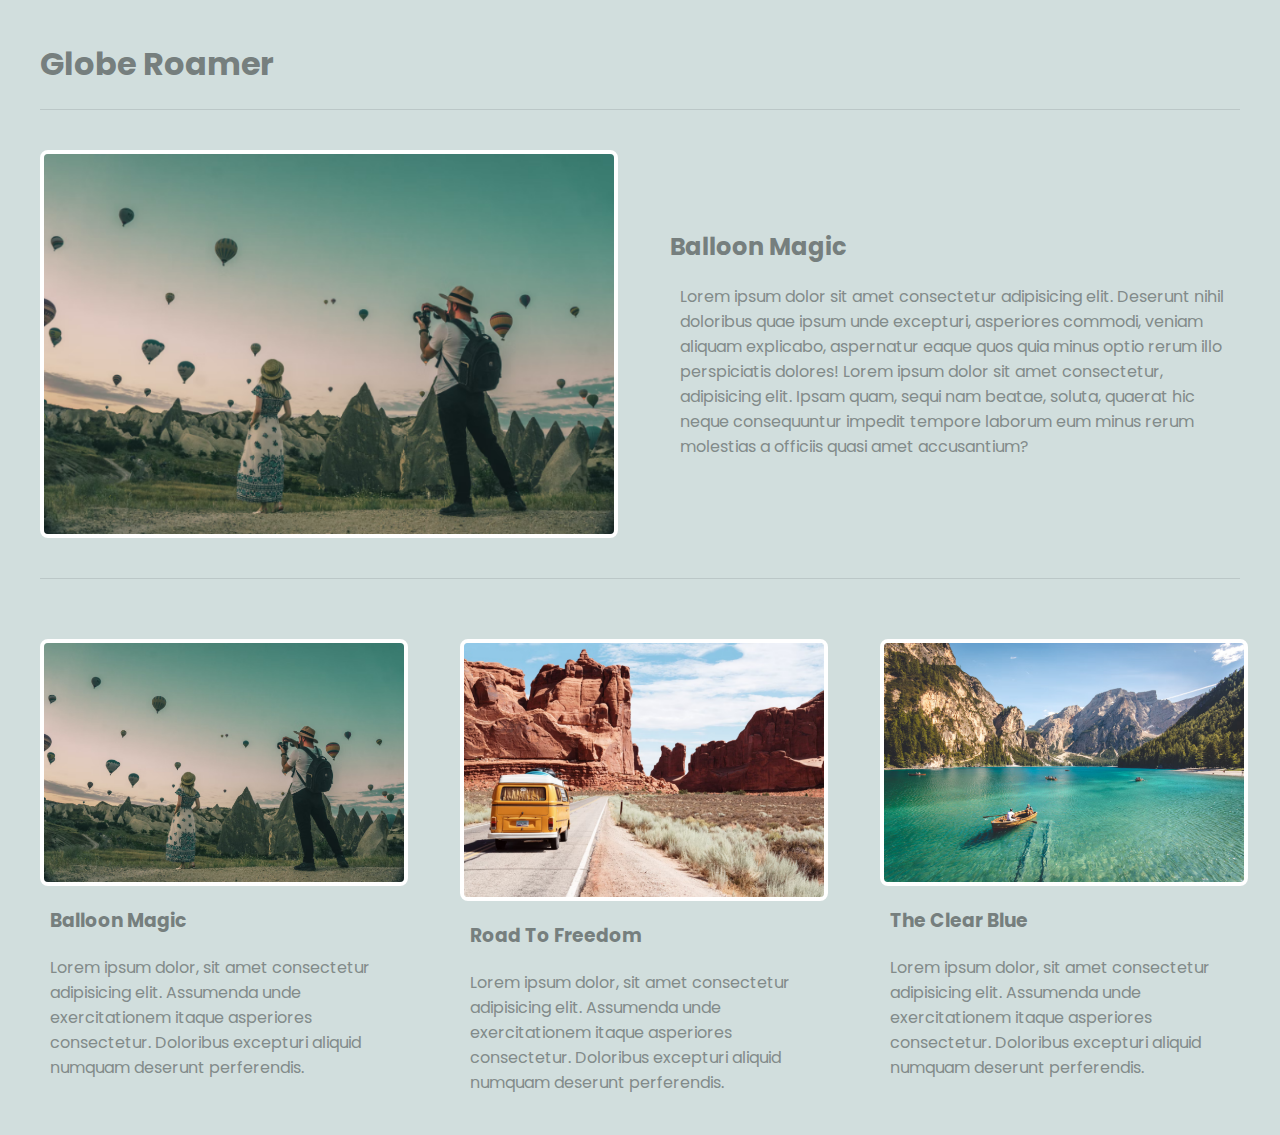
<file: Build Layouts with CSS Grid #2 - Multi-Column Layout/index.html>
<html lang="en">
  <head>
    <meta charset="UTF-8">
    <meta http-equiv="X-UA-Compatible" content="IE=edge">
    <meta name="viewport" content="width=device-width, initial-scale=1.0">
    <title>Multi Column Blog Layout</title>
    <link rel="stylesheet" href="styles.css">
  </head>
  <body>

    <header>
      <h1>
        Globe Roamer
      </h1>    
    </header>

    <main class="grid-container">

      <article class="featured">
        <img src="img/1.png" alt="featured-img">
        <div>
          <h2>Balloon Magic</h2>
          <p>
            Lorem ipsum dolor sit amet consectetur adipisicing elit. Deserunt nihil doloribus quae ipsum unde excepturi, asperiores commodi, veniam aliquam explicabo, aspernatur eaque quos quia minus optio rerum illo perspiciatis dolores! Lorem ipsum dolor sit amet consectetur, adipisicing elit. Ipsam quam, sequi nam beatae, soluta, quaerat hic neque consequuntur impedit tempore laborum eum minus rerum molestias a officiis quasi amet accusantium?
          </p>
        </div>
      </article>


      <article>
        <img src="img/1.png" alt="article-img">
        <div>
          <h3>Balloon Magic</h3>
          <p>
            Lorem ipsum dolor, sit amet consectetur adipisicing elit. Assumenda unde exercitationem itaque asperiores consectetur. Doloribus excepturi aliquid numquam deserunt perferendis.
          </p>
        </div>
      </article>
      <article>
        <img src="img/2.png" alt="article-img">
        <div>
          <h3>Road To Freedom</h3>
          <p>
            Lorem ipsum dolor, sit amet consectetur adipisicing elit. Assumenda unde exercitationem itaque asperiores consectetur. Doloribus excepturi aliquid numquam deserunt perferendis.
          </p>
        </div>
      </article>

      
      <article>
        <img src="img/3.png" alt="article-img">
        <div>
          <h3>The Clear Blue</h3>
          <p>
            Lorem ipsum dolor, sit amet consectetur adipisicing elit. Assumenda unde exercitationem itaque asperiores consectetur. Doloribus excepturi aliquid numquam deserunt perferendis.
          </p>
        </div>
      </article>
      
      
    </main>   
  </body>
</html>
</file>
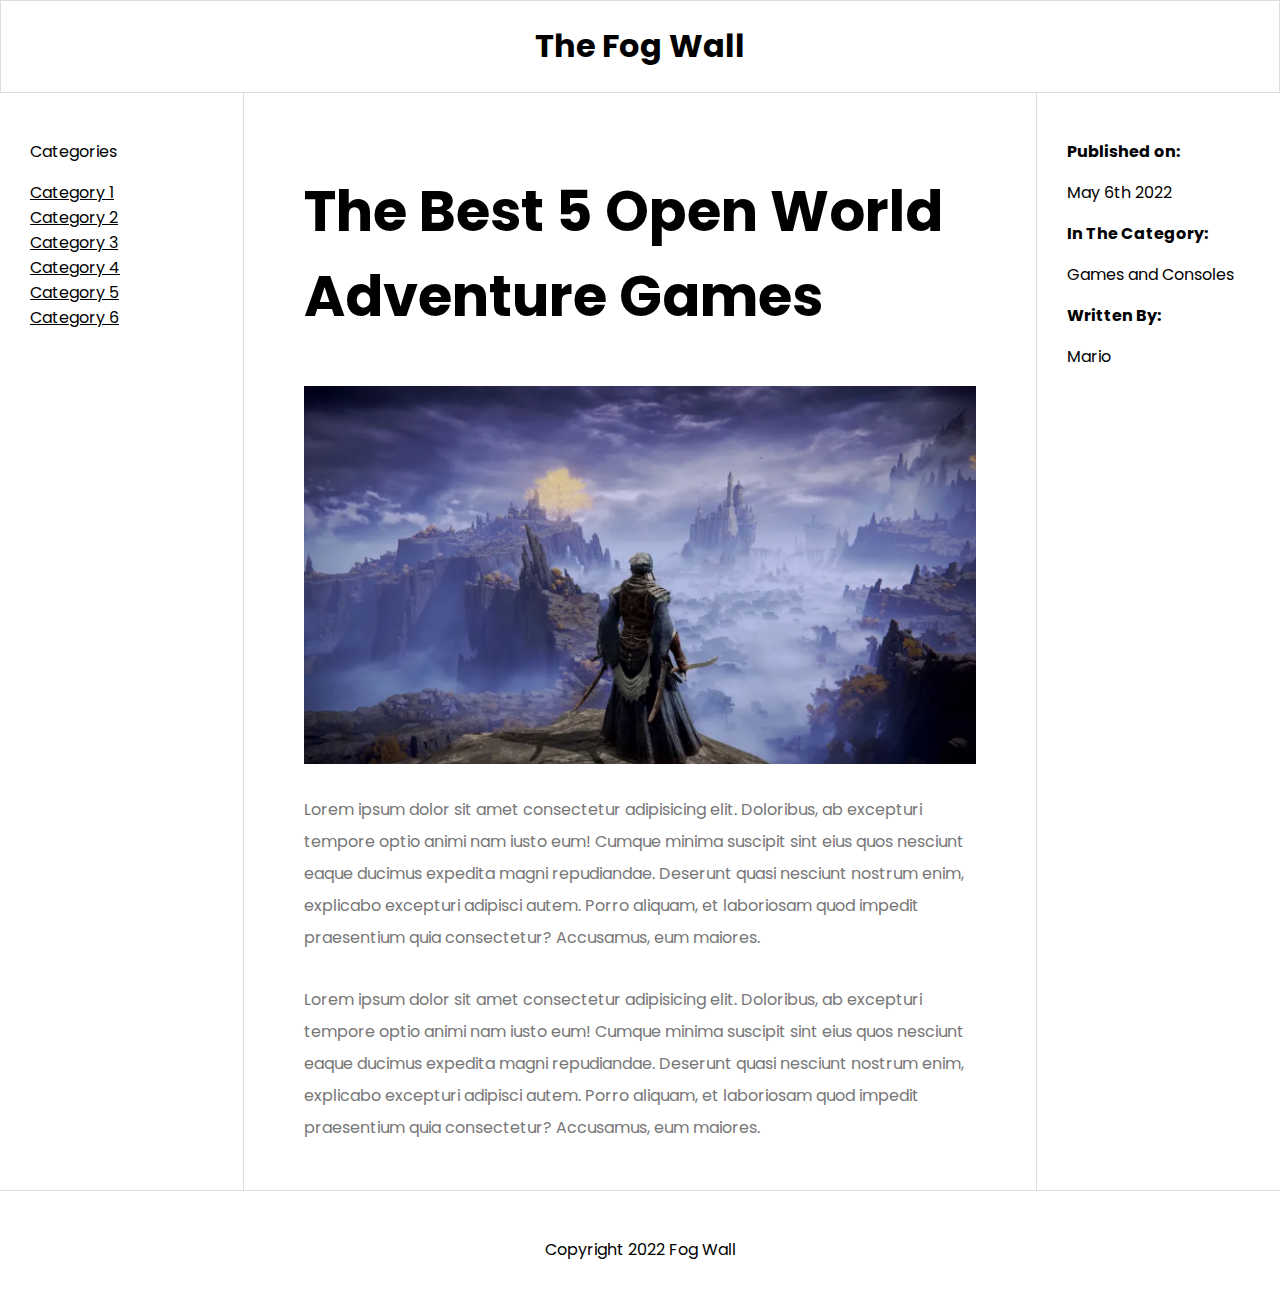
<file: Build Layouts with CSS Grid #3 - Holy Grail Layout/index.html>
<html lang="en">
    <head>
    <meta charset="UTF-8">
    <meta http-equiv="X-UA-Compatible" content="IE=edge">
    <meta name="viewport" content="width=device-width, initial-scale=1.0">
    <title>Holy Grail Layout</title>
    <link rel="stylesheet" href="styles.css">
    </head>
    <body>

        <div class="grid-container">

            <header>
            <h1>The Fog Wall</h1>
            </header>

            <!-- Navigation -->

            <nav>
                <p>Categories</p>
                <li>Category 1</li>
                <li>Category 2</li>
                <li>Category 3</li>
                <li>Category 4</li>
                <li>Category 5</li>
                <li>Category 6</li>
            </nav>

            <!-- Article Content -->

            <article>
                <h2>The Best 5 Open World Adventure Games</h2>
                <img src="img/banner.png" alt="article-banner">
                <p>
                    Lorem ipsum dolor sit amet consectetur adipisicing elit. Doloribus, ab excepturi tempore optio animi nam iusto eum! Cumque minima suscipit sint eius quos nesciunt eaque ducimus expedita magni repudiandae. Deserunt quasi nesciunt nostrum enim, explicabo excepturi adipisci autem. Porro aliquam, et laboriosam quod impedit praesentium quia consectetur? Accusamus, eum maiores.
                </p>
                <p>
                    Lorem ipsum dolor sit amet consectetur adipisicing elit. Doloribus, ab excepturi tempore optio animi nam iusto eum! Cumque minima suscipit sint eius quos nesciunt eaque ducimus expedita magni repudiandae. Deserunt quasi nesciunt nostrum enim, explicabo excepturi adipisci autem. Porro aliquam, et laboriosam quod impedit praesentium quia consectetur? Accusamus, eum maiores.
                </p>      
            </article>

            <!-- Aside -->

            <aside>
                <ul>
                    <li>
                        <p>
                            <strong>Published on:</strong>
                            <p>May 6th 2022</p>
                        </p>
                    </li>
                    <li>
                        <p>
                            <strong>In The Category:</strong>
                            <p>Games and Consoles</p>
                        </p>
                    </li>
                    <li>
                        <p>
                            <strong>Written By:</strong>
                            <p>Mario</p>
                        </p>
                    </li>
                </ul>
            </aside>

            <!-- Footer -->
            
            <footer>
                <p>
                    Copyright 2022 Fog Wall
                </p>
            </footer>

        </div>


    </body>
</html>
</file>
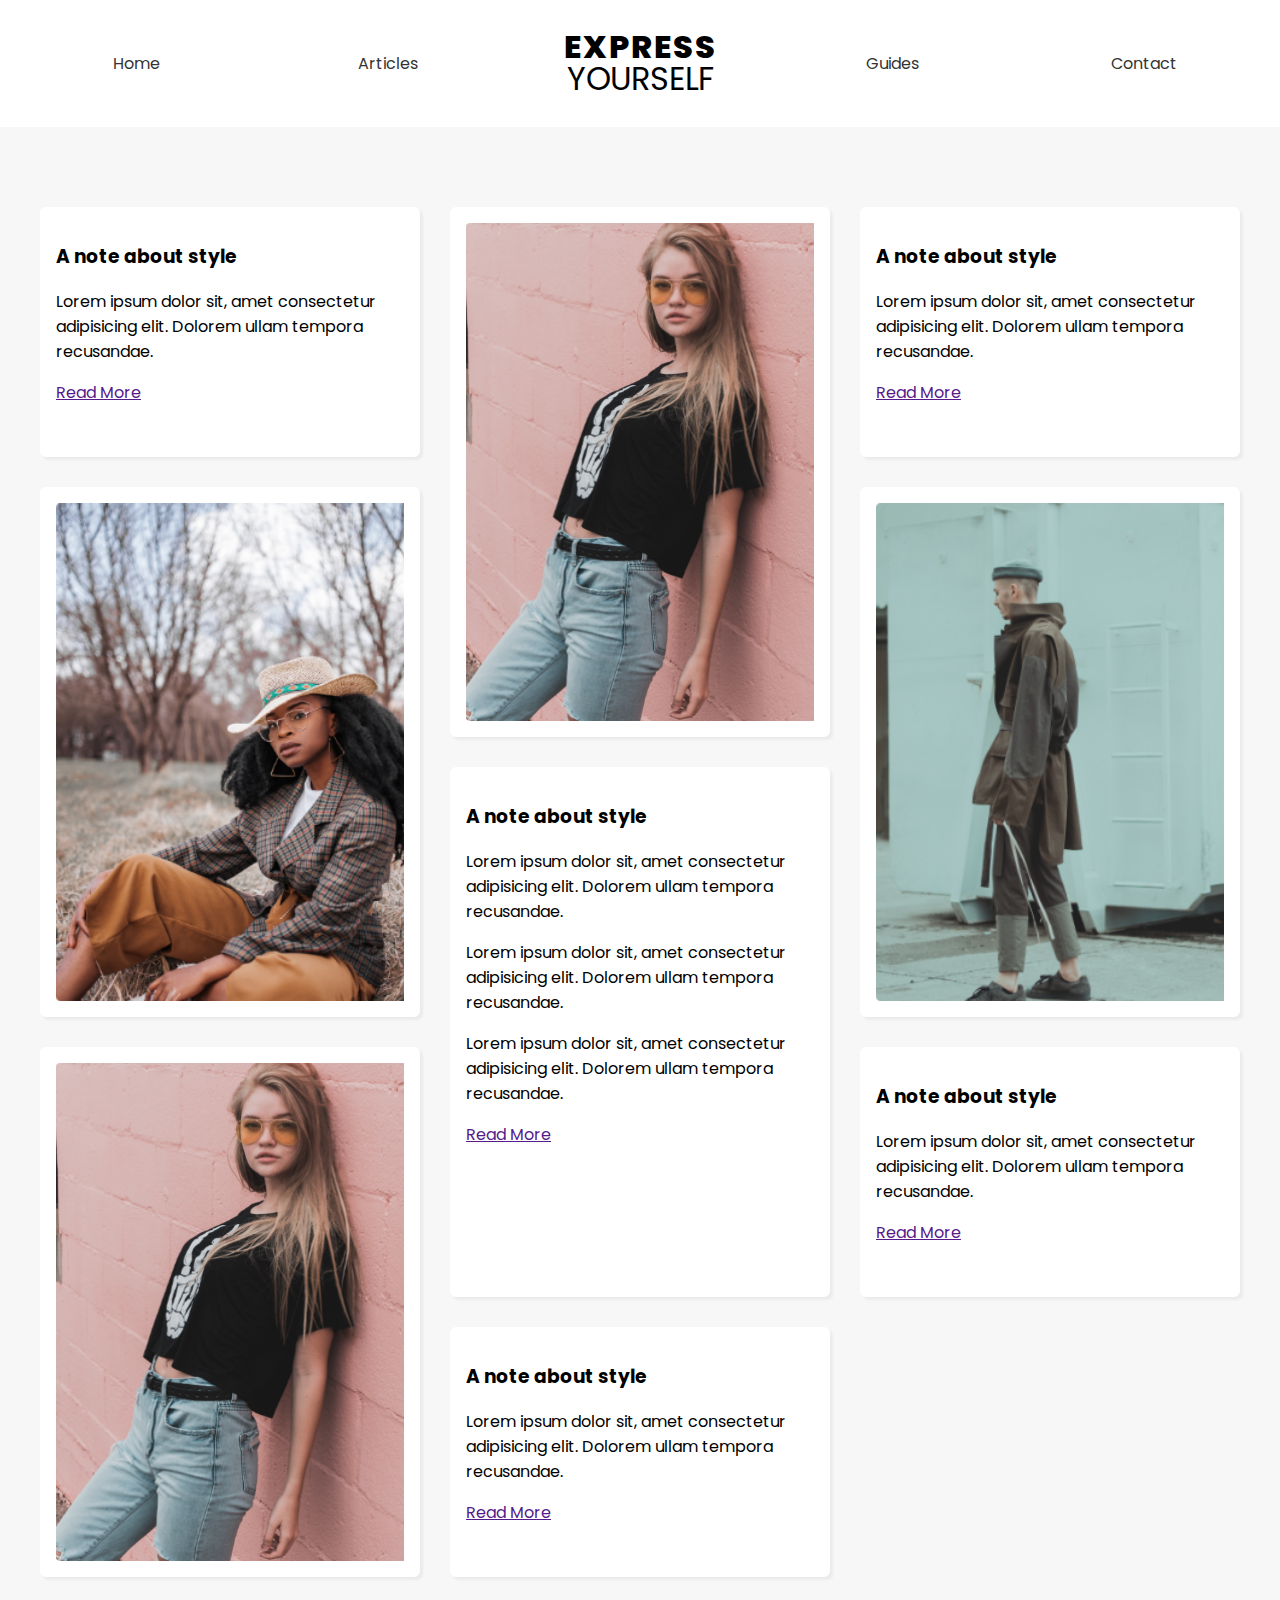
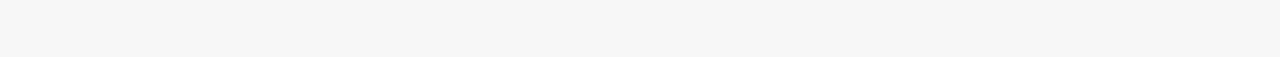
<file: Build Layouts with CSS Grid #4 - Masonry Style Layout/index.html>
<html lang="en">
  <head>
    <meta charset="UTF-8">
    <meta http-equiv="X-UA-Compatible" content="IE=edge">
    <meta name="viewport" content="width=device-width, initial-scale=1.0">
    <title>Masonry Style Layout</title>
    <link rel="stylesheet" href="styles.css">
  </head>
  <body>

      <header>
        <nav>
          <a href="">Home</a>
          <a href="">Articles</a>
          <h1>
            <div>Express</div>
            <div>Yourself</div>
          </h1>
          <a href="">Guides</a>
          <a href="">Contact</a>

        </nav>
      </header>

      <main>

        <div class="short">
          <h3>A note about style</h3>
          <p>Lorem ipsum dolor sit, amet consectetur adipisicing elit. Dolorem ullam tempora recusandae.</p>
          <a href="">Read More</a>
        </div>

        <div class="tall">
          <img src="img/1.png" alt="model">
        </div>

        <div class="short">
          <h3>A note about style</h3>
          <p>Lorem ipsum dolor sit, amet consectetur adipisicing elit. Dolorem ullam tempora recusandae.</p>
          <a href="">Read More</a>
        </div>

        <div class="tall">
          <img src="img/2.png" alt="model">
        </div>

        <div class="tall">
          <img src="img/3.png" alt="model">
        </div>

        <div class="tall">
          <h3>A note about style</h3>
          <p>Lorem ipsum dolor sit, amet consectetur adipisicing elit. Dolorem ullam tempora recusandae.</p>
          <p>Lorem ipsum dolor sit, amet consectetur adipisicing elit. Dolorem ullam tempora recusandae.</p>
          <p>Lorem ipsum dolor sit, amet consectetur adipisicing elit. Dolorem ullam tempora recusandae.</p>
          <a href="">Read More</a>
        </div>

        <div class="tall">
          <img src="img/1.png" alt="model">
        </div>

        <div class="short">
          <h3>A note about style</h3>
          <p>Lorem ipsum dolor sit, amet consectetur adipisicing elit. Dolorem ullam tempora recusandae.</p>
          <a href="">Read More</a>
        </div>

        <div class="short">
          <h3>A note about style</h3>
          <p>Lorem ipsum dolor sit, amet consectetur adipisicing elit. Dolorem ullam tempora recusandae.</p>
          <a href="">Read More</a>
        </div>
        

      </main>

    
  </body>
</html>
</file>
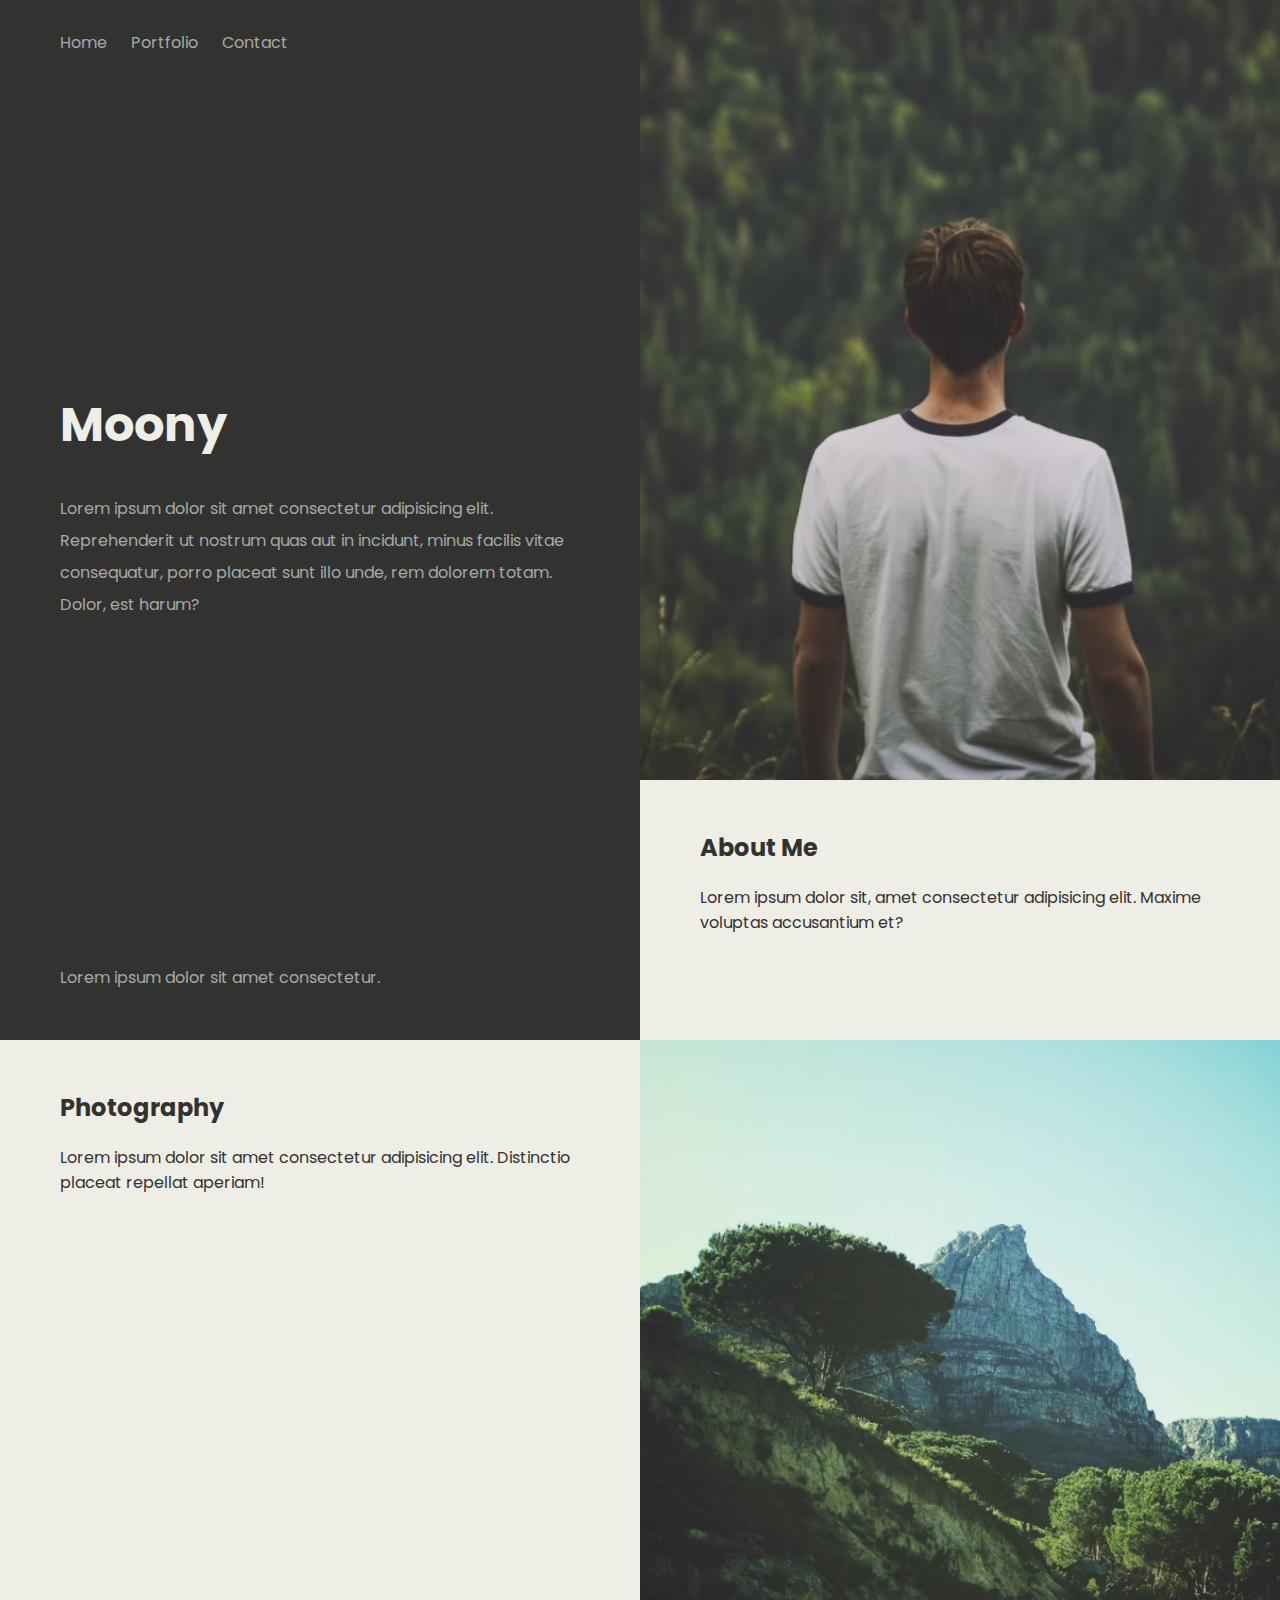
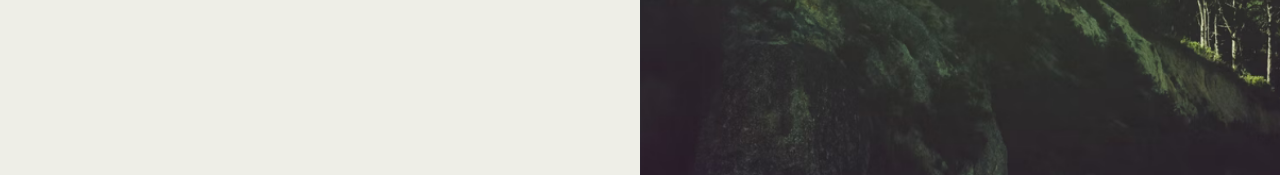
<file: Build Layouts with CSS Grid #6 - Full-width Personal Site Layout/index.html>
<!DOCTYPE html>
<html lang="en">
  <head>
    <meta charset="UTF-8">
    <meta http-equiv="X-UA-Compatible" content="IE=edge">
    <meta name="viewport" content="width=device-width, initial-scale=1.0">
    <title>Portfolio Full-Screen Layout</title>
    <link rel="stylesheet" href="styles.css">
  </head>
  <body>
    <main>

      <div class="panel welcome">
        <nav>
          <a href="">Home</a>
          <a href="">Portfolio</a>
          <a href="">Contact</a>
        </nav>
        <div>
          <h1>Moony</h1>
          <p>Lorem ipsum dolor sit amet consectetur adipisicing elit. Reprehenderit ut nostrum quas aut in incidunt, minus facilis vitae consequatur, porro placeat sunt illo unde, rem dolorem totam. Dolor, est harum?</p>
        </div>

        <footer>
          <p>Lorem ipsum dolor sit amet consectetur.</p>
        </footer>

      </div>

      <div class="panel about">
        <img src="img/1.png" alt="main-pic">
        <div class="text">
          <h2>About Me</h2>
          <p>Lorem ipsum dolor sit, amet consectetur adipisicing elit. Maxime voluptas accusantium et?</p>
        </div>
      </div>

      <div class="panel photos">
        <div class="text">
          <h2>Photography</h2>
          <p>Lorem ipsum dolor sit amet consectetur adipisicing elit. Distinctio placeat repellat aperiam!</p>
        </div>
          <img src="img/2.png" alt="landscape-image">
        
      </div>

    </main>
    
  </body>
</html>
</file>
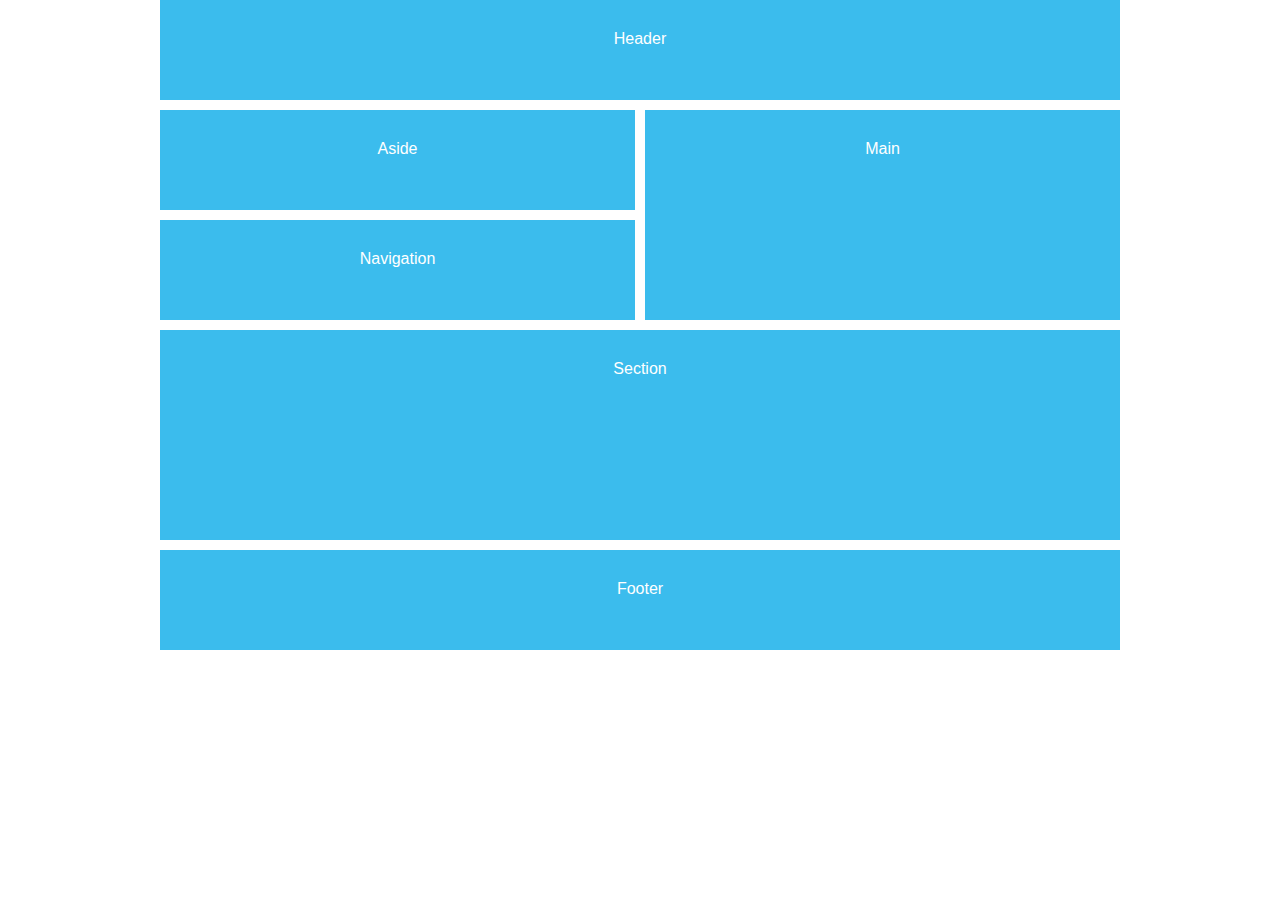
<file: CSS Grid Tutorial #10 - Responsive Grid Example/index.html>
<!DOCTYPE html>
<html lang="en">
    <head>
        <meta charset="UTF-8">
        <meta http-equiv="X-UA-Compatible" content="IE=edge">
        <meta name="viewport" content="width=device-width, initial-scale=1.0">
        <link rel="stylesheet" href="style.css">
        <title>CSS Grid Tutorial #10 - Responsive Grid Example</title>
    </head>
    <body>
      

        <div class="content">
          <header>Header</header>
          <main>Main</main>
          <section>Section</section>
          <aside>Aside</aside>
          <nav>Navigation</nav>
          <footer>Footer</footer>
        </div>

    </body>
</html>
</file>
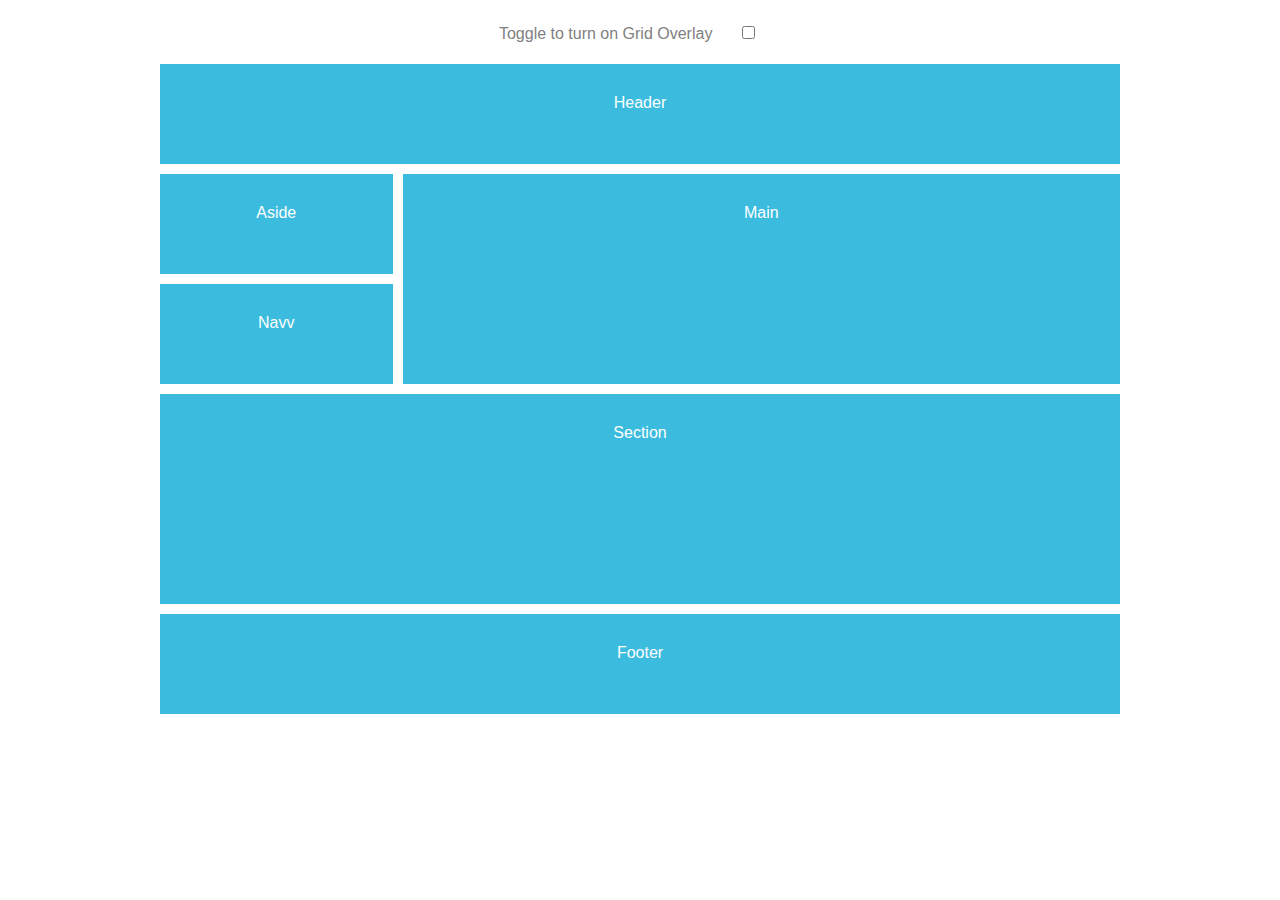
<file: CSS Grid Tutorial #7 - Create a 12-Column Grid/index.html>
<!DOCTYPE html>
<html lang="en">
    <head>
        <meta charset="UTF-8">
        <meta http-equiv="X-UA-Compatible" content="IE=edge">
        <meta name="viewport" content="width=device-width, initial-scale=1.0">
        <link rel="stylesheet" href="style.css">
        <title>CSS Grid Tutorial #7 - Create a 12-Column Grid</title>
    </head>
    <body>
      <label for="checbox">Toggle to turn on Grid Overlay</label>
      <input type="checkbox" id="checkbox" name="grid-checkbox">

        <div class="content">
          <div id="grid">
            <p></p>
            <p></p>
            <p></p>
            <p></p>
            <p></p>
            <p></p>
            <p></p>
            <p></p>
            <p></p>
            <p></p>
            <p></p>
            <p></p>
          </div>
           <header> Header</header>
           <main>Main</main>
           <section>Section</section>
           <aside>Aside</aside>
           <nav>Navv</nav>
           <footer>Footer</footer>
        </div>

    </body>
</html>
</file>
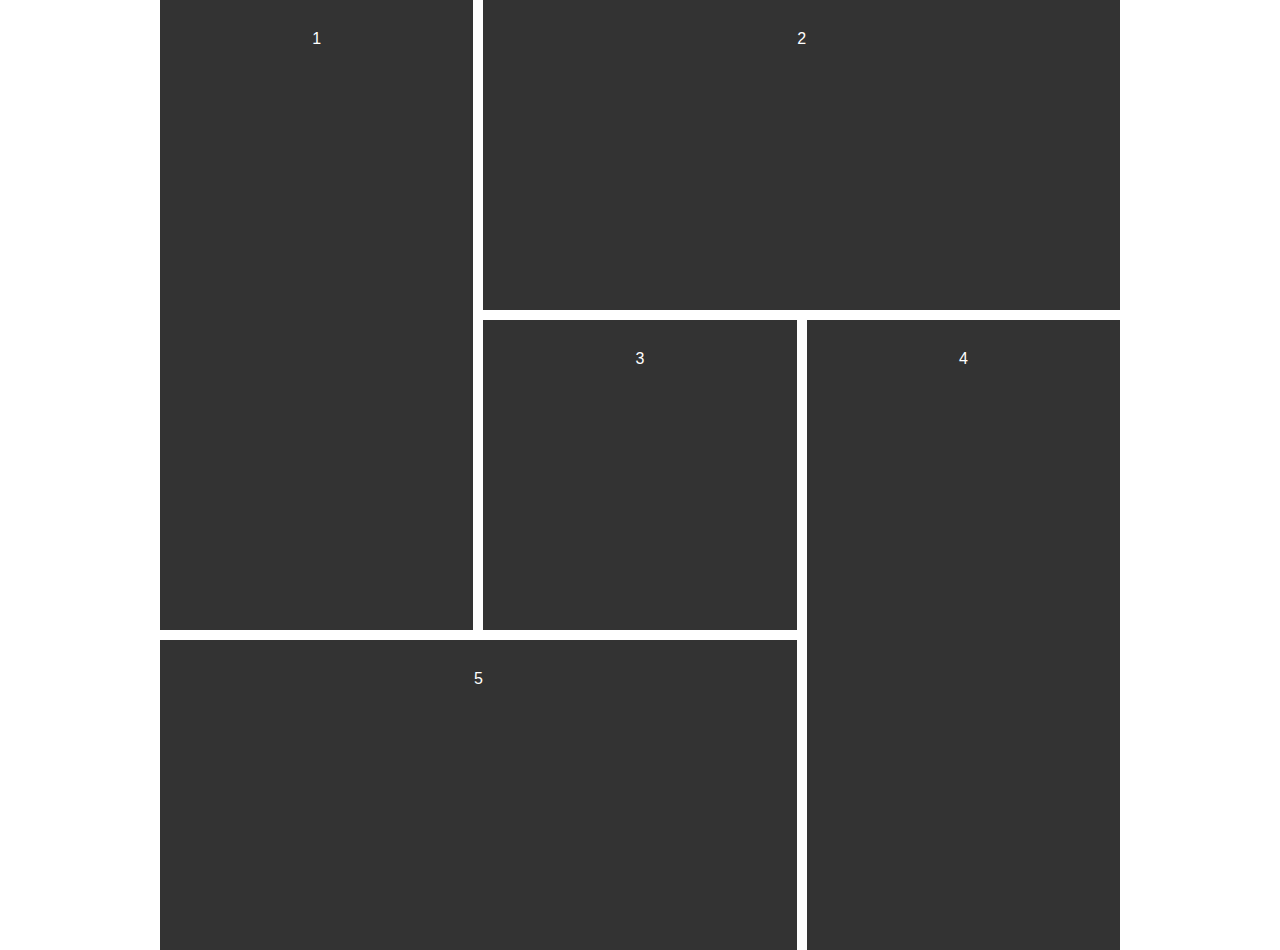
<file: CSS Grid Tutorial #8 - Mosaic Layout/index.html>
<!DOCTYPE html>
<html lang="en">
    <head>
        <meta charset="UTF-8">
        <meta http-equiv="X-UA-Compatible" content="IE=edge">
        <meta name="viewport" content="width=device-width, initial-scale=1.0">
        <link rel="stylesheet" href="style.css">
        <title>CSS Grid Tutorial #8 - Mosaic Layout</title>
    </head>
    <body>
      

        <div class="content">

          <div class="one">1</div>
          <div class="two">2</div>
          <div class="three">3</div>
          <div class="four">4</div>
          <div class="five">5</div> 

        </div>

    </body>
</html>
</file>
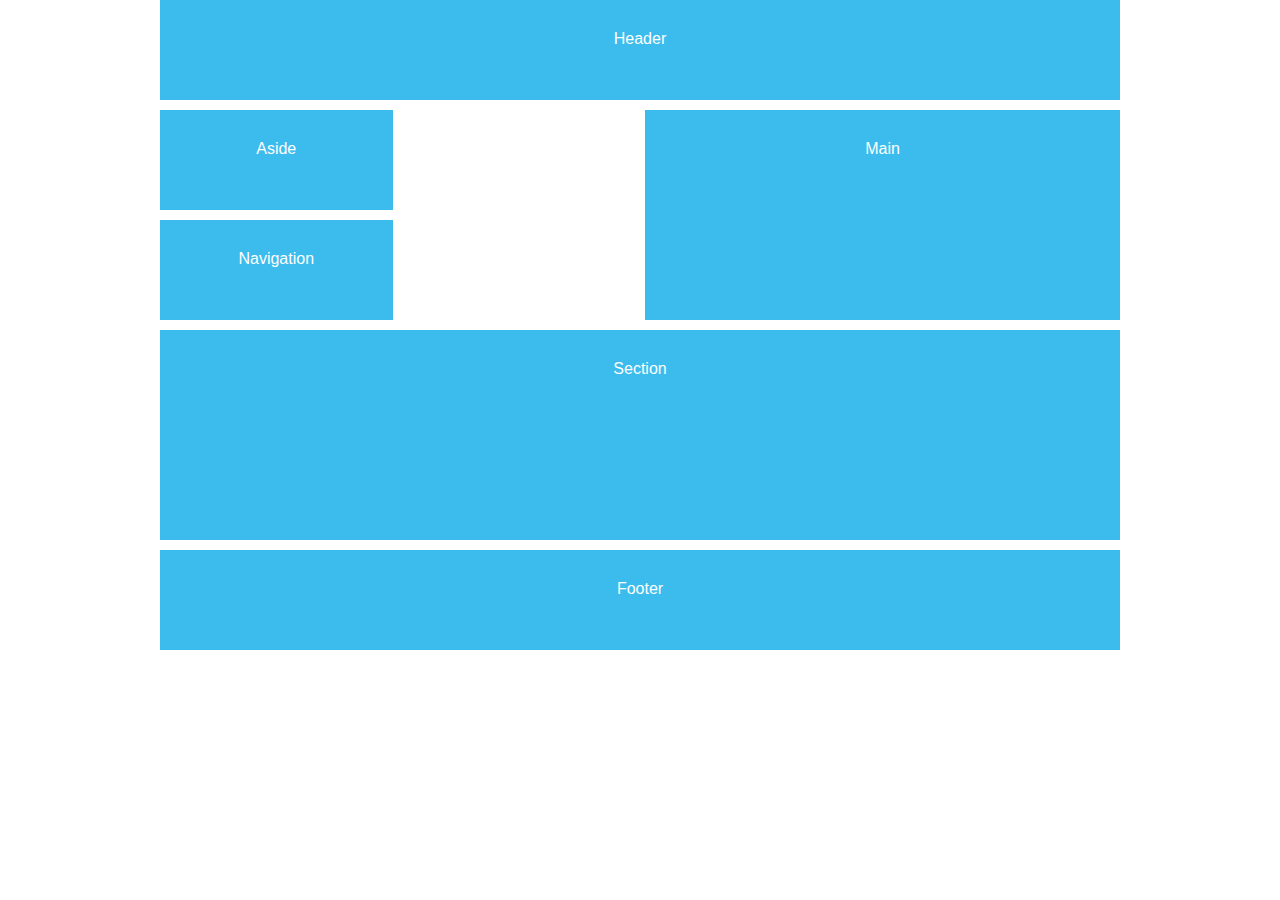
<file: CSS Grid Tutorial #9 - Grid Areas/index.html>
<!DOCTYPE html>
<html lang="en">
    <head>
        <meta charset="UTF-8">
        <meta http-equiv="X-UA-Compatible" content="IE=edge">
        <meta name="viewport" content="width=device-width, initial-scale=1.0">
        <link rel="stylesheet" href="style.css">
        <title>CSS Grid Tutorial #9 - Grid Areas</title>
    </head>
    <body>
      

        <div class="content">
          <header>Header</header>
          <main>Main</main>
          <section>Section</section>
          <aside>Aside</aside>
          <nav>Navigation</nav>
          <footer>Footer</footer>
        </div>

    </body>
</html>
</file>
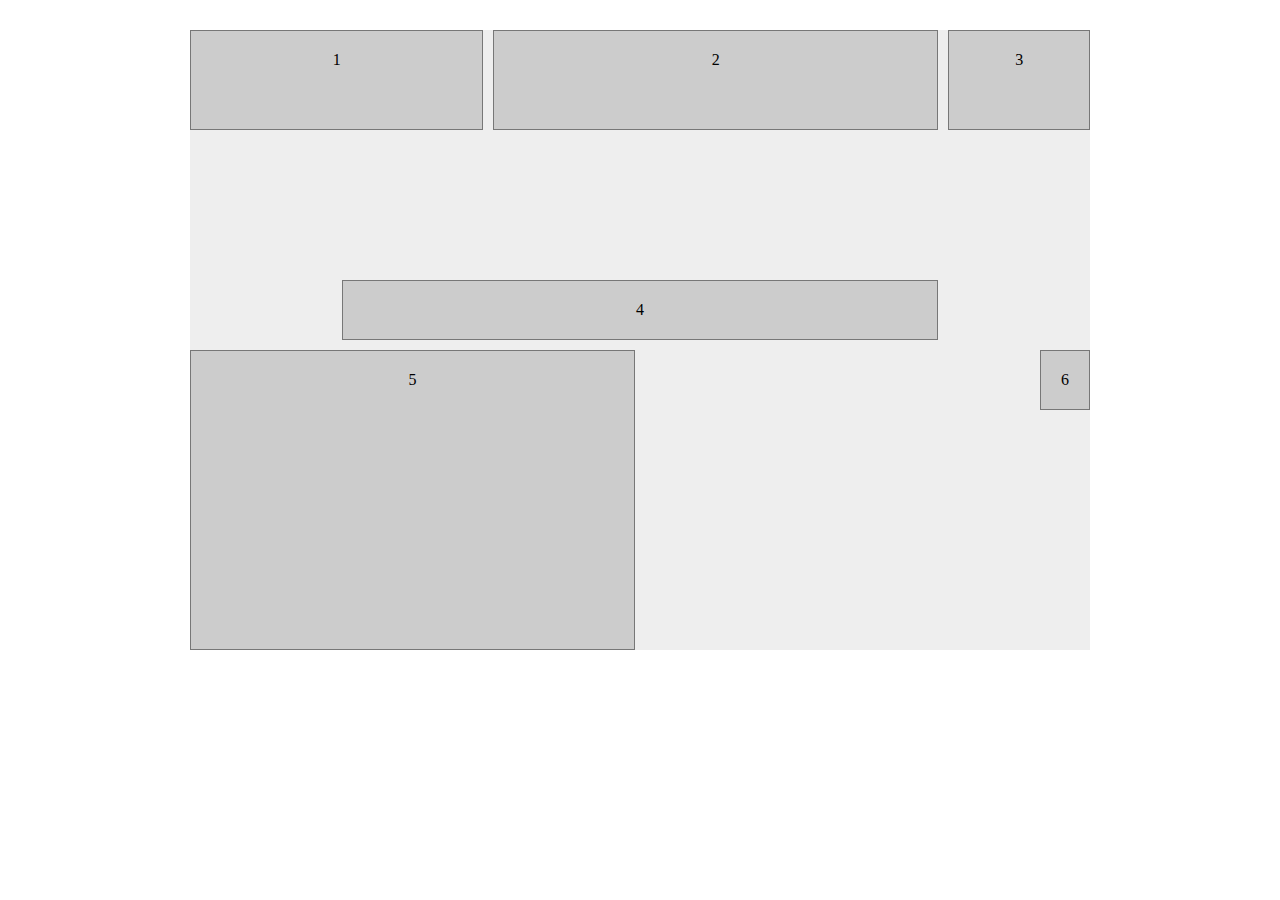
<file: Grid Test/index.html>
<!DOCTYPE html>
<html lang="en">
    <head>
        <meta charset="UTF-8">
        <meta http-equiv="X-UA-Compatible" content="IE=edge">
        <meta name="viewport" content="width=device-width, initial-scale=1.0">
        <link rel="stylesheet" href="style.css">
        <title>Build Layouts with CSS Grid #1 - CSS Grid Basics</title>
    </head>
    <body>
        <div class="grid-container">
            <div>1</div>
            <div>2</div>
            <div>3</div>
            <div>4</div>
            <div>5</div>
            <div>6</div>
        </div>
      

    </body>
</html>
</file>
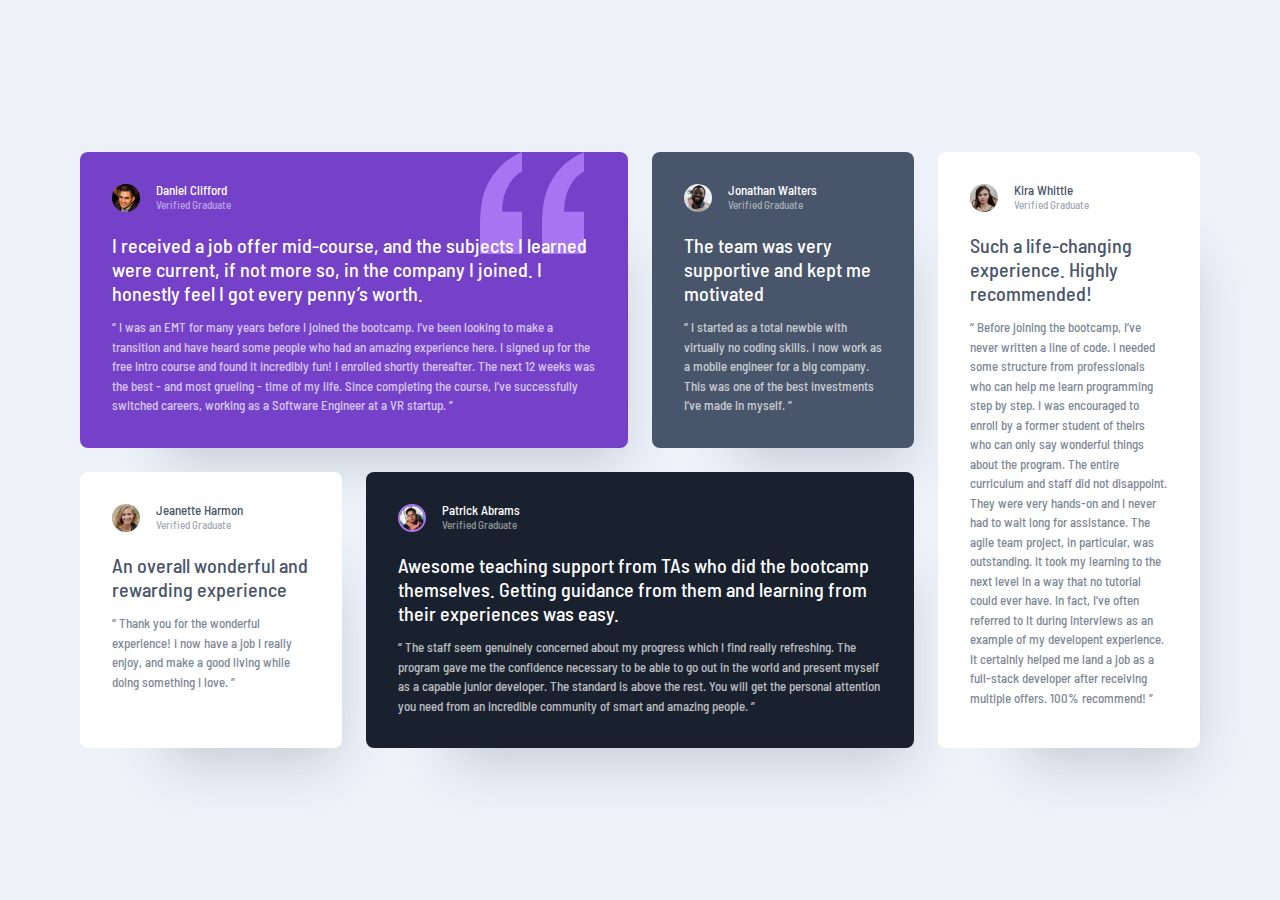
<file: learn-grid-the-easy-way-main/index.html>
<!DOCTYPE html>
<html lang="en">

<head>
  <meta charset="UTF-8">
  <meta http-equiv="X-UA-Compatible" content="IE=edge">
  <meta name="viewport" content="width=device-width, initial-scale=1.0">
  <!-- Google font -->
  <link rel="preconnect" href="https://fonts.googleapis.com">
  <link rel="preconnect" href="https://fonts.gstatic.com" crossorigin>
  <link href="https://fonts.googleapis.com/css2?family=Barlow+Semi+Condensed:wght@500;600&display=swap"
    rel="stylesheet">
  <!-- my css -->
  <link rel="stylesheet" href="style-start.css">
  <title>FEM grid</title>
</head>

<body>
  <main class="testimonial-grid">
    <article class="testimonial grid-col-span-2 flow bg-primary-400 quote text-neutral-100">
      <div class="flex">
        <div>
          <img  src="./images/image-daniel.jpg" alt="daniel clifford">
        </div>
        <div>
          <h2 class="name">Daniel Clifford</h2>
          <p class="position">Verified Graduate</p>
        </div>
      </div>
      <p>
        I received a job offer mid-course, and the subjects I learned were current, if not more so,
        in the company I joined. I honestly feel I got every penny’s worth.
      </p>
      <p>
        “ I was an EMT for many years before I joined the bootcamp. I’ve been looking to make a
        transition and have heard some people who had an amazing experience here. I signed up
        for the free intro course and found it incredibly fun! I enrolled shortly thereafter.
        The next 12 weeks was the best - and most grueling - time of my life. Since completing
        the course, I’ve successfully switched careers, working as a Software Engineer at a VR startup. ”
      </p>
    </article>
    <article class="testimonial flow bg-secondary-400 text-neutral-100">
      <div class="flex">
        <div>
          <img src="./images/image-jonathan.jpg" alt="Jonathan Walters">
        </div>
        <div>
          <h2 class="name">Jonathan Walters</h2>
          <p class="position">Verified Graduate</p>
        </div>
      </div>
      <p>
        The team was very supportive and kept me motivated
      </p>
      <p>
        “ I started as a total newbie with virtually no coding skills. I now work as a mobile engineer
        for a big company. This was one of the best investments I’ve made in myself. ”
      </p>
    </article>
    <article class="testimonial flow bg-neutral-100 text-secondary-400">
      <div class="flex">
        <div>
          <img src="./images/image-jeanette.jpg" alt="Jeanette Harmon">
        </div>
        <div>
          <h2 class="name">Jeanette Harmon</h2>
          <p class="position">Verified Graduate</p>
        </div>
      </div>
      <p>
        An overall wonderful and rewarding experience</p>
      <p>
        “ Thank you for the wonderful experience! I now have a job I really enjoy, and make a good living
        while doing something I love. ”
      </p>
    </article>
    <article class="testimonial grid-col-span-2 flow bg-secondary-500 text-neutral-100">
      <div class="flex">
        <div>
          <img class="border-primary-400" src="./images/image-patrick.jpg" alt="Patrick Abrams">
        </div>
        <div>
          <h2 class="name">Patrick Abrams</h2>
          <p class="position">Verified Graduate</p>
        </div>
      </div>
      <p>
        Awesome teaching support from TAs who did the bootcamp themselves. Getting guidance from them and
        learning from their experiences was easy.
      </p>
      <p>
        “ The staff seem genuinely concerned about my progress which I find really refreshing. The program
        gave me the confidence necessary to be able to go out in the world and present myself as a capable
        junior developer. The standard is above the rest. You will get the personal attention you need from
        an incredible community of smart and amazing people. ”
      </p>
    </article>
    <article class="testimonial flow bg-neutral-100 text-secondary-400">
      <div class="flex">
        <div>
          <img src="./images/image-kira.jpg" alt="Kira Whittle">
        </div>
        <div>
          <h2 class="name">Kira Whittle</h2>
          <p class="position">Verified Graduate</p>
        </div>
      </div>
      <p>
        Such a life-changing experience. Highly recommended!
      </p>
      <p>
        “ Before joining the bootcamp, I’ve never written a line of code. I needed some structure from
        professionals who can help me learn programming step by step. I was encouraged to enroll by a former
        student of theirs who can only say wonderful things about the program. The entire curriculum and staff
        did not disappoint. They were very hands-on and I never had to wait long for assistance. The agile team
        project, in particular, was outstanding. It took my learning to the next level in a way that no tutorial
        could ever have. In fact, I’ve often referred to it during interviews as an example of my developent
        experience. It certainly helped me land a job as a full-stack developer after receiving multiple offers.
        100% recommend! ”
      </p>
    </article>
  </main>




</body>

</html>
</file>
<file: Build Layouts with CSS Grid #2 - Multi-Column Layout/styles.css>
@import url('https://fonts.googleapis.com/css2?family=Poppins:wght@200;400;500;600;800&family=VT323&display=swap');

body {
  margin: 20px;
  font-family: "Poppins";
  background: #d1dedd;
}

ul, li {
  padding: 0;
  list-style-type: none;
}

h1,h2,h3 {
  color: #767f7e;
}

p {
  color: #828b8a;
}


header {
  max-width: 1200px;
  margin: 40px auto;
  border-bottom: 1px solid #bbc7c7;
}

.grid-container {
  display: grid;
  grid-template-columns:1fr 1fr 1fr;
  gap: 60px;
  max-width: 1200px;
  margin: 20px auto;
}

article.featured {
  grid-column: span 3;
  display: grid;
  grid-template-columns:1fr 1fr;
  gap: 60px;
  align-items: center;
  border-bottom: 1px solid #bbc7c7;
  padding-bottom: 40px;
}

article img, article.featured img {
  width: 100%;
  border: 4px solid #fff;
  border-radius: 8px;
}

article p, article h3 {
  margin: 20px 10px;
}


/* responsive styles */
@media screen and (max-width:980px) {

  article {
    grid-column: span 3;
    display: grid;
    grid-template-columns:1fr 1fr;
    gap: 60px;
    align-items: center;
    
  }

  article:not(:nth-child(4)) {
    border-bottom: 1px solid #bbc7c7;
    padding-bottom: 20px;
  }
}

@media screen and (max-width: 760px) {
  article, article.featured {
    display:block;
    margin: 0 20px;
  }
}
</file>
<file: Build Layouts with CSS Grid #3 - Holy Grail Layout/styles.css>
@import url('https://fonts.googleapis.com/css2?family=Poppins:wght@200;400;500;600;800&family=VT323&display=swap');

body {
  margin: 0;
  font-family: "Poppins";
}

ul, li {
  padding: 0;
  list-style-type: none;
}

.grid-container {
  display: grid;
  grid-template-columns: 1fr 3fr 1fr;
  column-gap: 30px;
}



/*
*****************************
* =header
*****************************
*/


header {
  grid-column: span 3;
  text-align: center;
  border: 1px solid #ddd;
  position: sticky;
  top: 0;
  background-color: #fff;
}


/*
*****************************
* =navigation
*****************************
*/


nav {
  padding: 30px;
  border-right: 1px solid #ddd;
}

nav li {
  text-decoration: underline;

}


/*
*****************************
* =article section
*****************************
*/


article {
  padding: 30px;
}

article h2 {
  font-size: 3.5em;
  max-width: 800px;
}

article img {
  width: 100%;
}

article p {
  margin-top: 30px;
  line-height: 2em;
  color: #777;
}

aside {
  padding: 30px;
  border-left: 1px solid #ddd;
}



/*
*****************************
* =footer
*****************************
*/



footer {
  grid-column: span 3;
  text-align: center;
  border-top: 1px solid #ddd;
  padding: 30px;
}


/*
*****************************
* =responsive/media query
*****************************
*/

@media screen and (max-width: 1200px) {

  nav {
    grid-column: span 3;
    border-right: 0;
    border-bottom: 1px solid #ddd;
  }

  nav li {
    display: inline-block;
    margin-right: 10px;
  }

  article {
    grid-column: span 2;
  }
  aside {
    padding: 16px;
  }
  

}


@media screen and (max-width: 980px) {
  nav, article, aside {
    grid-column: span 3;
  }

  aside {
    border-left: 0;
    border-top: 1px solid #ddd;
  }

  article h2 {
    font-size: 2.5rem;
  }
}
</file>
<file: Build Layouts with CSS Grid #4 - Masonry Style Layout/styles.css>
@import url('https://fonts.googleapis.com/css2?family=Poppins:wght@200;400;500;600;800&family=VT323&display=swap');

body {
  margin: 0;
  font-family: "Poppins";
  background: #f7f7f7;
}



/*
*****************************
* =navigation
*****************************
*/


header {
  background-color: #fff;
  padding: 10px;
}

nav {
  max-width: 1400px;
  margin: 0 auto;
  display: grid;
  grid-template-columns: repeat(5, 1fr);
  text-align: center;
  align-items: center;
}

nav a {
  text-decoration: none;
  color: #333;
}

nav h1 {
  text-transform: uppercase;
  line-height: 1em;

}

nav h1 div:first-child {
  font-weight: 800;
  letter-spacing: 1.5px;
}

nav h1 div:last-child {
  font-weight: 400;
}



/*
*****************************
* =main
*****************************
*/


main {
  max-width: 1200px;
  margin: 60px auto;
  padding: 20px;
  display: grid;
  grid-template-columns: repeat(3, 1fr);
  grid-auto-rows: 250px;
  gap: 30px
}

main div {
  overflow: hidden;
  background-color: #fff;
  border-radius: 6px;
  border: 16px solid #fff;
  box-shadow: 3px 3px 3px rgba(0, 0, 0, 0.05);
}

main img {
  min-width: 100%;
  height: 100%;
}

main .short {
  grid-row: span 1;
}

main .tall {
  grid-row: span 2;
}




@media screen and (max-width: 960px) {
   main {
    grid-template-columns: 1fr 1fr;
   }
}

@media screen and (max-width: 620px) {
  main {
   grid-template-columns: 1fr;
   max-width: 400px;
   margin: 20px auto;
  }

  nav {
    grid-template-columns: repeat(4, 1fr);
  }

  nav h1 {
    grid-column: 1 / span 4;
    grid-row: 1;
  }
}
</file>
<file: Build Layouts with CSS Grid #6 - Full-width Personal Site Layout/styles.css>
@import url('https://fonts.googleapis.com/css2?family=Poppins:wght@200;400;500;600;800&family=VT323&display=swap');

body {
  margin: 0;
  font-family: "Poppins";
}


main {
  display: grid;
  grid-template-columns: 1.2fr 1fr 1fr;
  min-height: 100%;
}


.panel {
  display: grid;
  grid-template-columns: 1fr;
}

.panel .text {
  background-color: #eeeee7;
  color: #323230;
  padding: 30px 60px;
}


/*
*****************************
* =welcome panel
*****************************
*/

.panel.welcome {
  background-color: #323230;
  padding: 30px 60px;
  grid-auto-rows: 1fr;
}

.panel.welcome nav a {
  color: #a8a8a8;
  text-decoration: none;
  margin-right: 20px;
}

.panel.welcome p {
  color:#a8a8a8;
  max-width: 540px;
  line-height: 2em;
}

.panel.welcome h1 {
  color: #eeeee7;
  font-size: 3em;
}

.panel.welcome footer {
  align-self: end;
}


/*
*****************************
* =about panel
*****************************
*/

.panel.about {
  grid-template-rows: 3fr 1fr;
  overflow: hidden;
 
}

.panel.about img {
  min-width: 100%;
  min-height: 100%;
}



/*
*****************************
* =photography panel
*****************************
*/


.panel.photos {
  grid-template-rows: 1fr 3fr;
  overflow: hidden;
  
}

.panel.photos img {
  min-width: 100%;
  min-height: 100%;
}



@media screen and (max-width: 1400px) {
  main {
    grid-template-columns: 1fr 1fr;
  }

  .panel.photos {
    grid-column: span 2;
    grid-template-columns: 1fr 1fr;
    grid-template-rows: 1fr;

  }
}

@media screen and (max-width: 960px) {
  main {
    grid-template-columns: 100%;
    grid-template-rows: 500px 400px 400px;
  }

  .panel.about {
    grid-row: 2;
    grid-template-columns: 1fr 1fr;
    grid-template-rows: 1fr;
  }


  .panel img {
    width: 100%;
  }
}


@media screen and  (max-width: 680px) {

  main {
    grid-template-rows: 700px 600px 600px;
  }

  .panel.about, .panel.photos {
    grid-template-columns: 1fr;
    grid-column: span 1;
    grid-template-rows: 1fr 1fr;
    border-bottom: 1px solid #dcdcd0;
  }


  
}
</file>
<file: CSS Grid Tutorial #10 - Responsive Grid Example/style.css>
*{
    margin: 0;
    padding:0;
    box-sizing: border-box;
}



body {
    font-family: sans-serif;
    color: white;
    text-align: center;
}


.content {
    display: grid;
    grid-template-columns: repeat(4, 1fr);
    grid-auto-rows: minmax(100px, auto);
    max-width: 960px;
    margin: 0 auto;
    grid-gap: 10px;
    grid-template-areas:
    "header header header header"
    "footer footer footer footer"
    "main main main main"
    "main main main main"
    "aside aside nav nav"
    "section section section section";
}

/* Mdia Query */

@media screen and (min-width: 760px) {

.content {
    display: grid;
    grid-template-columns: repeat(4, 1fr);
    grid-auto-rows: minmax(100px, auto);
    max-width: 960px;
    margin: 0 auto;
    grid-gap: 10px;
    grid-template-areas:
    "header header header header"
    "aside aside main main"
    "nav nav main main"
    "section section section section"
    "section section section section"
    "footer footer footer footer";
}

}

.content>* {
    background-color: #3bbced;
    padding: 30px;
}



/* grid-area names */


header {
    grid-area: header;
}

main {
    grid-area: main;
}

section {
    grid-area: section;
}

aside {
    grid-area: aside;
}

nav {
    grid-area: nav;
}

footer {
    grid-area: footer;
}
</file>
<file: CSS Grid Tutorial #7 - Create a 12-Column Grid/style.css>
*{
    margin: 0;
    padding:0;
    box-sizing: border-box;
}



body {
    font-family: sans-serif;
    color: white;
    text-align: center;
}


.content {
    display: grid;
    grid-template-columns: repeat(12,1fr);
    grid-auto-rows: minmax(100px, auto);
    grid-gap: 10px;
    max-width: 960px;
    margin: 0 auto;
    position:relative
}

.content > * {
    background-color: #3bbcde;
    padding: 30px
}


header {
    grid-column: 1/13;
}

main {
    grid-column: 4/13;
    grid-row: 2/4;
}

aside {
    grid-column: 1/4;
}

section {
    grid-column: 1/13;
    grid-row: 4/6;
}

nav {
    grid-column: 1/4;
}


footer {
    grid-column: 1/13;
}

#grid {
    display: grid;
    position: absolute;
    top: 0;
    left:0;
    grid-template-columns: repeat(12, 1fr);
    grid-auto-rows: minmax(100%,auto);
    width: 100%;
    height: 100%;
    background: transparent;
    padding: 0;
    display: none;
}

#grid p {
    border: 1px solid;
    background: #000;
    margin: 0;
    opacity: 0.2;
}


/* Checkbox */
label{
    color: gray;
}

input {
    margin: 2%;
}

/* Used sibling (+) selector to target grid id inside of content class */
input:checked + .content #grid {
    display: grid;
}
</file>
<file: CSS Grid Tutorial #8 - Mosaic Layout/style.css>
*{
    margin: 0;
    padding:0;
    box-sizing: border-box;
}



body {
    font-family: sans-serif;
    color: white;
    text-align: center;
}


.content {
    display: grid;
    max-width: 960px;
    margin: 0 auto;
    grid-template-columns: repeat(6, 1fr);
    grid-auto-rows: minmax(150px,auto);
    grid-gap: 10px;
}

.content div {
    background-color: #333;
    padding: 30px
}


.one {
    grid-column: 1 / 3;
    grid-row: 1 / 5;
}



.two {
    grid-column:3 / 7;
    grid-row: 1 / 3;
}

.three {
    grid-column: 3 / 5;
    grid-row: 3 / 5; 
}

.four {
    grid-column: 5 / 7;
    grid-row: 3 / 7;
}

.five {
    grid-column: 1/5;
    grid-row: 5 / 7;
}


/* un-comment to rotate mosiac */

/* .content {
    transform: rotateZ(45deg) scale(0.7);
} */
</file>
<file: CSS Grid Tutorial #9 - Grid Areas/style.css>
*{
    margin: 0;
    padding:0;
    box-sizing: border-box;
}



body {
    font-family: sans-serif;
    color: white;
    text-align: center;
}


.content {
    display: grid;
    grid-template-columns: repeat(4, 1fr);
    grid-auto-rows: minmax(100px, auto);
    max-width: 960px;
    margin: 0 auto;
    grid-gap: 10px;
    grid-template-areas:
    "header header header header"
    "aside . main main"
    "nav . main main"
    "section section section section"
    "section section section section"
    "footer footer footer footer";
}

.content>* {
    background-color: #3bbced;
    padding: 30px;
}



/* grid-area names */


header {
    grid-area: header;
}

main {
    grid-area: main;
}

section {
    grid-area: section;
}

aside {
    grid-area: aside;
}

nav {
    grid-area: nav;
}

footer {
    grid-area: footer;
}
</file>
<file: Grid Test/style.css>
*{
    margin: 0;
    padding:0;
    box-sizing: border-box;
}



@import url('https://fonts.googleapis.com/css2?family=Poppins:wght@200;400;500;600;800&family=VT323&display=swap');

body {
  margin: 30px;
  font-family: "Poppins";
}



.grid-container {
    background: #eee;
    max-width: 900px;
    margin: 0 auto;
    display: grid;
    grid-template-columns: repeat(6,1fr);
    grid-template-rows: 100px 200px 300px;
    gap: 10px;
    justify-items: stretch;
    align-items: stretch;
}

.grid-container > div {
    background: #ccc;
    text-align: center;
    padding: 20px;
    border: 1px solid #777;
}



.grid-container > div:nth-child(1) {
    grid-column: 1 / span 2;
}


.grid-container > div:nth-child(2) {
    grid-column: span 3;
}

.grid-container > div:nth-child(3) {
    grid-column:span 1;
}


.grid-container > div:nth-child(4) {
    grid-column: 2 / 6;
    align-self: end;
   
}


.grid-container > div:nth-child(5) {
    grid-column: span 3;
}

.grid-container > div:nth-child(6) {
    grid-column: span 3;
    justify-self: end;
    align-self:start;
}
</file>
<file: learn-grid-the-easy-way-main/style-start.css>
:root {
  --clr-primary-400: 263 55% 52%;
  --clr-secondary-400: 217 19% 35%;
  --clr-secondary-500: 219 29% 14%;
  --clr-neutral-100: 0 0% 100%;
  --clr-neutral-200: 210 46% 95%;
  --clr-neutral-300: 0 0% 81%;

  --ff-primary: "Barlow Semi Condensed", sans-serif;

  --fw-400: 500;
  --fw-700: 600;

  --fs-300: 0.6875rem;
  --fs-400: 0.8125rem;
  --fs-500: 1.25rem;
}

/* Box sizing rules */
*,
*::before,
*::after {
  box-sizing: border-box;
}

/* Remove default margin */
body,
h1,
h2,
h3,
h4,
p,
figure,
blockquote,
dl,
dd {
  margin: 0;
}

/* Remove list styles on ul, ol elements with a list role, which suggests default styling will be removed */
ul[role="list"],
ol[role="list"] {
  list-style: none;
}

/* Set core root defaults */
html:focus-within {
  scroll-behavior: smooth;
}

/* Set core body defaults */
body {
  min-height: 100vh;
  text-rendering: optimizeSpeed;
  line-height: 1.5;
}

/* A elements that don't have a class get default styles */
a:not([class]) {
  text-decoration-skip-ink: auto;
}

/* Make images easier to work with */
img,
picture {
  max-width: 100%;
  display: block;
}

/* Inherit fonts for inputs and buttons */
input,
button,
textarea,
select {
  font: inherit;
}

/* Remove all animations, transitions and smooth scroll for people that prefer not to see them */
@media (prefers-reduced-motion: reduce) {
  html:focus-within {
    scroll-behavior: auto;
  }

  *,
  *::before,
  *::after {
    animation-duration: 0.01ms !important;
    animation-iteration-count: 1 !important;
    transition-duration: 0.01ms !important;
    scroll-behavior: auto !important;
  }
}

body {
  display: grid;
  place-content: center;
  min-height: 100vh;

  font-family: var(--ff-primary);
  font-weight: var(--fw-400);

  background-color: hsl(var(--clr-neutral-200));
}

h1,
h2,
h3 {
  font-weight: var(--fw-700);
}

/* utilities */
.flex {
  display: flex;
  gap: var(--gap, 1rem);
}

.flow > *:where(:not(:first-child)) {
  margin-top: var(--flow-spacer, 1em);
}

.bg-primary-400 {
  background: hsl(var(--clr-primary-400));
}
.bg-secondary-400 {
  background: hsl(var(--clr-secondary-400));
}
.bg-secondary-500 {
  background: hsl(var(--clr-secondary-500));
}

.bg-neutral-100 {
  background: hsl(var(--clr-neutral-100));
}

.text-neutral-100 {
  color: hsl(var(--clr-neutral-100));
}
.text-secondary-400 {
  color: hsl(var(--clr-secondary-400));
}
.border-primary-400 {
  border: 2px solid #a775f1;
}












/* components */


.testimonial-grid {
  display:grid;
  gap: 1.5rem;
  padding-block: 2rem;
  width: min(95%, 70rem);
  margin-inline: auto;
  grid-auto-columns: 1fr;
  grid-template-areas:
  "one"
  "two"
  "three"
  "four"
  "five";
}

.testimonial {
  font-size: var(--fs-400);
  padding: 2rem;
  border-radius: 0.5rem;
  box-shadow: 2.5rem 3.75rem 3rem -3rem hsl(var(--clr-secondary-400) / 0.25);
}


.testimonial:nth-child(1) {
  grid-area: one;
}
.testimonial:nth-child(2) {
  grid-area: two;
}
.testimonial:nth-child(3) {
  grid-area: three;
}
.testimonial:nth-child(4) {
  grid-area: four;
}
.testimonial:nth-child(5) {
  grid-area: five;
}

/* Media Query */

@media (min-width: 30em) {

  .testimonial-grid {
    grid-template-areas:
    "one one"
    "two five"
    "three five"
    "four four";
  }
    
  }
  

@media (min-width: 50em) {

.testimonial-grid {
  grid-template-areas:
  "one one two five"
  "three four four five";
}
  
}



.testimonial.quote {
  background-image: url("./images/bg-pattern-quotation.svg");
  background-repeat: no-repeat;
  background-position: top right 10%;
}

.testimonial img {
  width: 1.75rem;
  aspect-ratio: 1;
  border-radius: 50%;
}

.testimonial .name {
  font-size: var(--fs-400);
  font-weight: var(--fw-400);
  line-height: 1;
}

.testimonial .position {
  font-size: var(--fs-300);
  opacity: 0.5;
}

.testimonial > p:first-of-type {
  font-size: var(--fs-500);
  line-height: 1.2;
}

.testimonial > p:last-of-type {
  opacity: 0.7;
}
</file>
